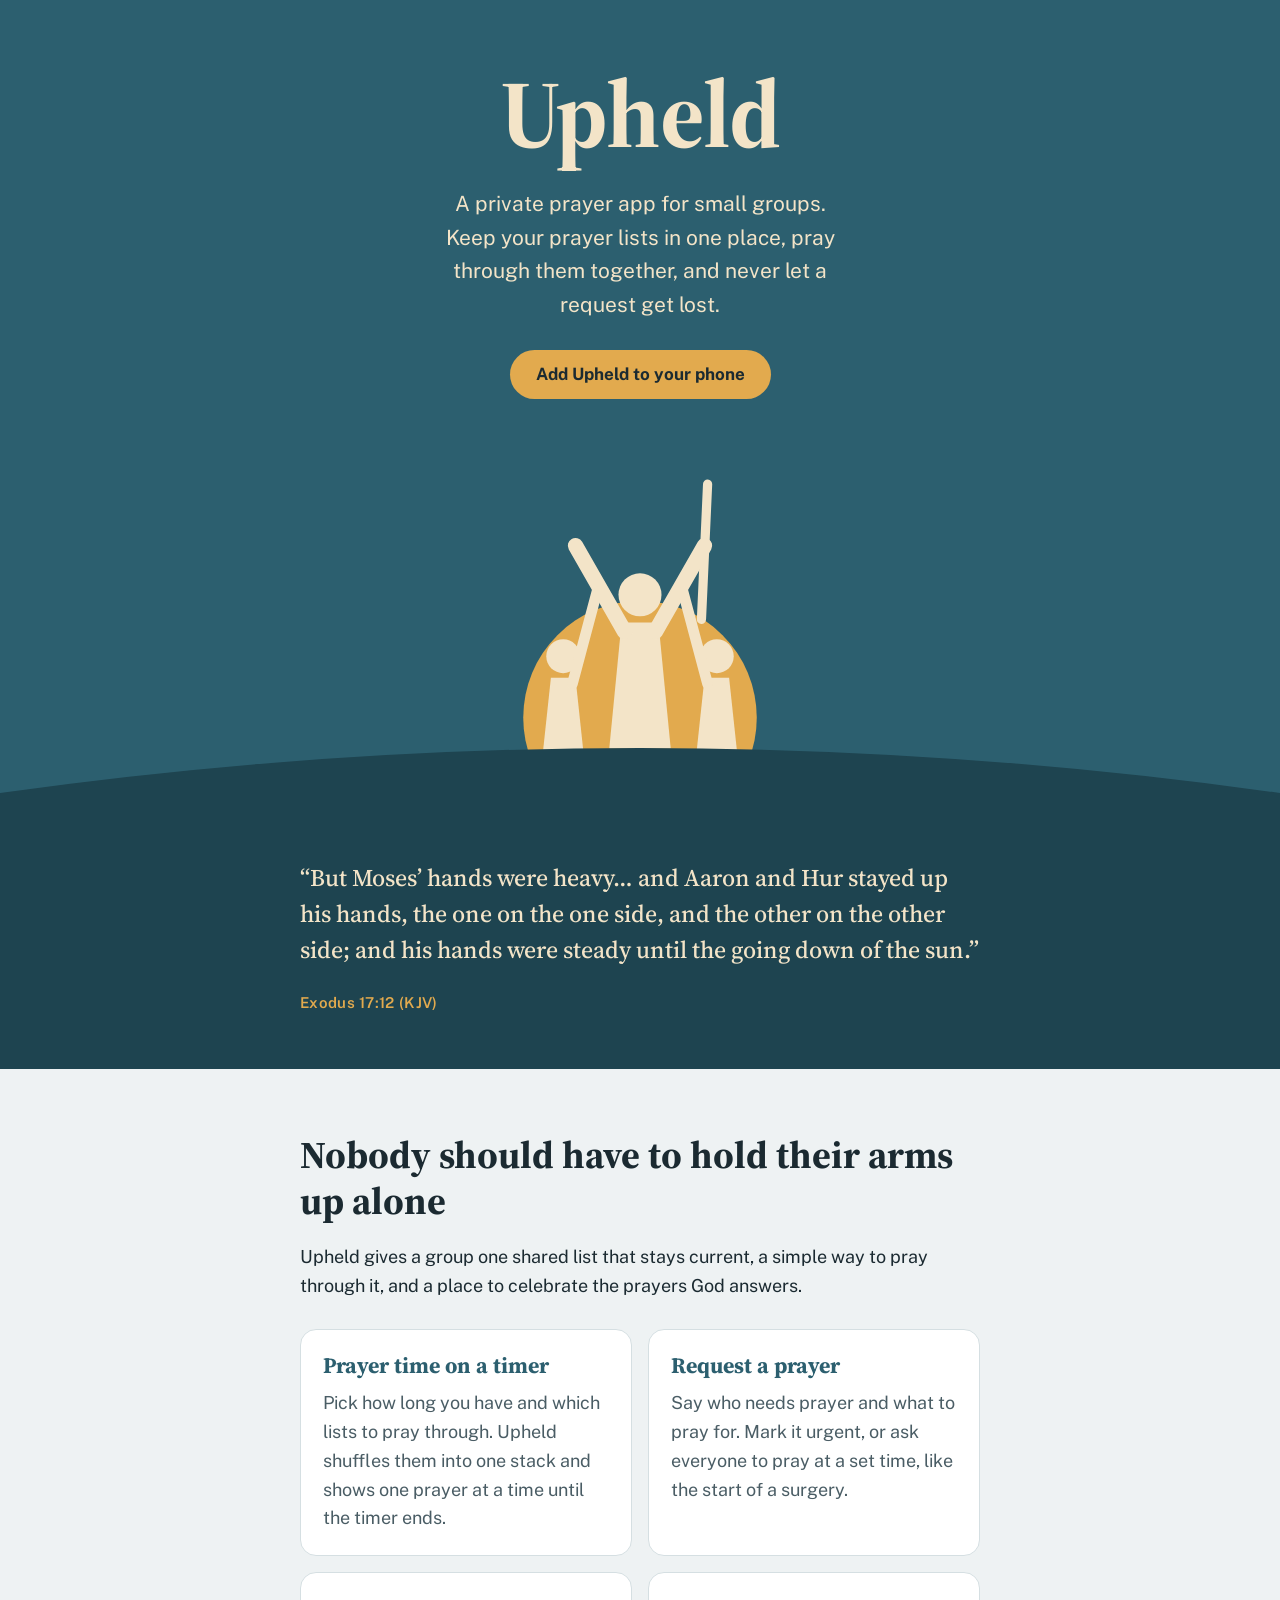
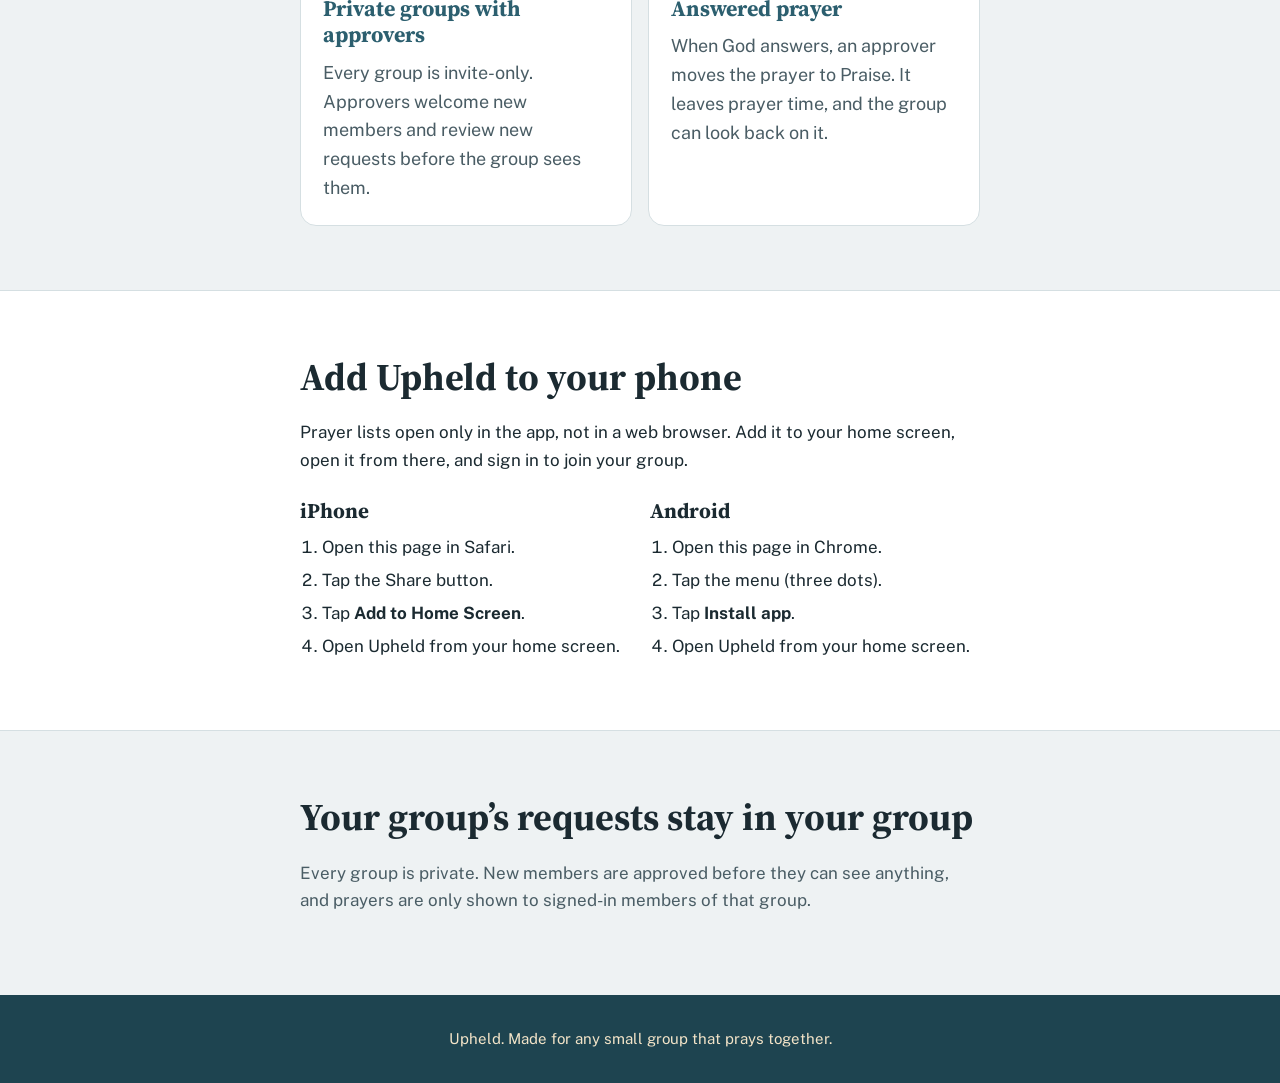
<file: index.html>
<!doctype html>
<html lang="en">
<head>
  <meta charset="utf-8">
  <script>
    // Home-screen launches go straight to the app. This is a product choice, not security.
    (function () {
      var standalone = (window.matchMedia && window.matchMedia('(display-mode: standalone)').matches) || window.navigator.standalone === true;
      if (standalone) location.replace('./app/');
    })();
  </script>
  <meta name="viewport" content="width=device-width, initial-scale=1, viewport-fit=cover">
  <title>Upheld</title>
  <meta name="description" content="A private prayer app for small groups. Keep your prayer lists in one place, pray through them together, and never let a request get lost.">
  <meta name="theme-color" content="#2C5F6F">
  <link rel="manifest" href="manifest.webmanifest">
  <link rel="icon" type="image/png" sizes="32x32" href="icons/favicon-32.png">
  <link rel="icon" type="image/svg+xml" href="icons/upheld-icon.svg">
  <link rel="apple-touch-icon" href="icons/apple-touch-icon.png">
  <meta name="apple-mobile-web-app-capable" content="yes">
  <meta name="mobile-web-app-capable" content="yes">
  <meta name="apple-mobile-web-app-title" content="Upheld">
  <meta name="apple-mobile-web-app-status-bar-style" content="black-translucent">
  <link rel="preconnect" href="https://fonts.googleapis.com">
  <link rel="preconnect" href="https://fonts.gstatic.com" crossorigin>
  <link href="https://fonts.googleapis.com/css2?family=Public+Sans:wght@400;600;700&family=Source+Serif+4:opsz,wght@8..60,500;8..60,600;8..60,700&display=swap" rel="stylesheet">
  <style>
    :root {
      --river: #2C5F6F;
      --deep: #1E4450;
      --sun: #E2AA4E;
      --cream: #F3E4C8;
      --ink: #1B2A31;
      --mist: #EEF2F3;

      --bg: var(--mist);
      --surface: #FFFFFF;
      --text: var(--ink);
      --muted: #4A5D65;
      --line: #D5DFE2;
      --accent: var(--river);

      --serif: "Source Serif 4", Georgia, "Times New Roman", serif;
      --sans: "Public Sans", system-ui, -apple-system, "Segoe UI", Roboto, sans-serif;
      --gutter: max(20px, env(safe-area-inset-left), env(safe-area-inset-right));
    }
    @media (prefers-color-scheme: dark) {
      :root {
        --bg: #12242B;
        --surface: #1A323B;
        --text: #E9EEF0;
        --muted: #A9BCC2;
        --line: #2A4852;
        --accent: var(--sun);
      }
    }

    * { box-sizing: border-box; }
    html { -webkit-text-size-adjust: 100%; scroll-behavior: smooth; }
    body {
      margin: 0;
      background: var(--bg);
      color: var(--text);
      font: 17px/1.6 var(--sans);
    }
    h1, h2, h3 { font-family: var(--serif); line-height: 1.2; margin: 0 0 .5em; }
    p { margin: 0 0 1em; }
    a { color: var(--accent); }
    :focus-visible { outline: 3px solid var(--sun); outline-offset: 3px; border-radius: 4px; }

    .wrap { max-width: 720px; margin: 0 auto; padding: 0 var(--gutter); }

    .btn {
      display: inline-block;
      background: var(--sun);
      color: var(--ink);
      font: 700 17px/1 var(--sans);
      text-decoration: none;
      padding: 16px 26px;
      border-radius: 999px;
      border: 0;
      cursor: pointer;
      min-height: 48px;
    }
    .btn:hover { filter: brightness(1.05); }

    /* 1. Hero */
    .hero {
      background: var(--river);
      color: var(--cream);
      text-align: center;
      padding-top: calc(56px + env(safe-area-inset-top));
      overflow: hidden;
    }
    .hero h1 { font-size: clamp(56px, 16vw, 96px); font-weight: 700; margin-bottom: 16px; letter-spacing: -.01em; }
    .hero .lede { font-size: clamp(18px, 4.6vw, 21px); max-width: 32ch; margin: 0 auto 28px; }
    .hero-art {
      --art-w: min(400px, 78vw);
      --hill-h: clamp(64px, 16vw, 150px);
      margin-top: 36px;
    }
    .hero-art .scene { display: block; width: var(--art-w); height: auto; margin: 0 auto; }
    .hero-art .hill {
      display: block;
      width: 100%;
      height: var(--hill-h);
      /* Pull the hill up so its crest meets the figures' feet (8 of 130 scene units above the scene's bottom edge). */
      margin-top: calc(-0.3 * var(--hill-h) - var(--art-w) * 0.0616);
      position: relative;
    }

    /* 2. Verse */
    .verse { background: var(--deep); color: var(--cream); padding: 8px 0 56px; margin-top: -1px; }
    .verse blockquote { margin: 0; font: 500 clamp(20px, 5vw, 24px)/1.5 var(--serif); }
    .verse cite { display: block; margin-top: 14px; font: 600 15px/1.4 var(--sans); font-style: normal; color: var(--sun); letter-spacing: .02em; }

    section.band { padding: 64px 0; }
    section.band h2 { font-size: clamp(28px, 7vw, 38px); }
    .story p { font-size: 18px; color: var(--text); }

    /* 4. Features */
    .features { display: grid; gap: 16px; margin-top: 28px; }
    @media (min-width: 640px) { .features { grid-template-columns: 1fr 1fr; } }
    .feature { background: var(--surface); border: 1px solid var(--line); border-radius: 16px; padding: 22px; }
    .feature h3 { font-size: 22px; color: var(--accent); }
    .feature p { margin: 0; color: var(--muted); }

    /* 5. Install */
    .install { background: var(--surface); border-top: 1px solid var(--line); border-bottom: 1px solid var(--line); }
    .steps { display: grid; gap: 20px; margin-top: 24px; }
    @media (min-width: 640px) { .steps { grid-template-columns: 1fr 1fr; } }
    .steps h3 { font-size: 21px; }
    .steps ol { margin: 0; padding-left: 1.3em; }
    .steps li { margin-bottom: 6px; }
    #install-btn { margin-top: 28px; }
    #install-btn[hidden] { display: none; }

    /* 6. Privacy */
    .privacy p { color: var(--muted); }

    /* 7. Footer */
    footer { background: var(--deep); color: var(--cream); text-align: center; padding: 32px 0 calc(32px + env(safe-area-inset-bottom)); font-size: 15px; }
    footer p { margin: 0; }

    @media (prefers-reduced-motion: reduce) {
      html { scroll-behavior: auto; }
      * { transition: none !important; animation: none !important; }
    }
  </style>
</head>
<body>
  <header class="hero">
    <div class="wrap">
      <h1>Upheld</h1>
      <p class="lede">A private prayer app for small groups. Keep your prayer lists in one place, pray through them together, and never let a request get lost.</p>
      <a class="btn" href="#install">Add Upheld to your phone</a>
    </div>
    <div class="hero-art" aria-hidden="true">
      <!-- The icon scene without its background; the full-width hill below blends into the verse band. -->
      <svg class="scene" viewBox="40 40 130 110" width="400" height="338" focusable="false">
        <circle cx="105" cy="132" r="38" fill="#E2AA4E"/>
        <g fill="#F3E4C8" stroke="#F3E4C8" stroke-linecap="round">
          <line x1="127" y1="56" x2="125" y2="100" stroke-width="3"/>
          <circle cx="105" cy="92" r="7" stroke="none"/>
          <path d="M99 101 H111 L115 142 H95 Z" stroke="none"/>
          <line x1="100" y1="104" x2="84" y2="76" stroke-width="5"/>
          <line x1="110" y1="104" x2="126" y2="76" stroke-width="5"/>
          <circle cx="80" cy="112" r="5.5" stroke="none"/>
          <path d="M76 119 H84 L87 147 H73 Z" stroke="none"/>
          <line x1="83" y1="121" x2="91" y2="91" stroke-width="3.5"/>
          <circle cx="130" cy="112" r="5.5" stroke="none"/>
          <path d="M126 119 H134 L137 147 H123 Z" stroke="none"/>
          <line x1="127" y1="121" x2="119" y2="91" stroke-width="3.5"/>
        </g>
      </svg>
      <svg class="hill" viewBox="0 0 100 100" preserveAspectRatio="none" focusable="false">
        <path d="M0 60 Q50 0 100 60 V100 H0 Z" fill="#1E4450"/>
      </svg>
    </div>
  </header>

  <main>
    <section class="verse">
      <div class="wrap">
        <blockquote>
          <p>“But Moses’ hands were heavy… and Aaron and Hur stayed up his hands, the one on the one side, and the other on the other side; and his hands were steady until the going down of the sun.”</p>
          <cite>Exodus 17:12 (KJV)</cite>
        </blockquote>
      </div>
    </section>

    <section class="band story">
      <div class="wrap">
        <h2>Nobody should have to hold their arms up alone</h2>
        <p>Upheld gives a group one shared list that stays current, a simple way to pray through it, and a place to celebrate the prayers God answers.</p>

        <div class="features">
          <div class="feature">
            <h3>Prayer time on a timer</h3>
            <p>Pick how long you have and which lists to pray through. Upheld shuffles them into one stack and shows one prayer at a time until the timer ends.</p>
          </div>
          <div class="feature">
            <h3>Request a prayer</h3>
            <p>Say who needs prayer and what to pray for. Mark it urgent, or ask everyone to pray at a set time, like the start of a surgery.</p>
          </div>
          <div class="feature">
            <h3>Private groups with approvers</h3>
            <p>Every group is invite-only. Approvers welcome new members and review new requests before the group sees them.</p>
          </div>
          <div class="feature">
            <h3>Answered prayer</h3>
            <p>When God answers, an approver moves the prayer to Praise. It leaves prayer time, and the group can look back on it.</p>
          </div>
        </div>
      </div>
    </section>

    <section class="band install" id="install">
      <div class="wrap">
        <h2>Add Upheld to your phone</h2>
        <p>Prayer lists open only in the app, not in a web browser. Add it to your home screen, open it from there, and sign in to join your group.</p>
        <div class="steps">
          <div>
            <h3>iPhone</h3>
            <ol>
              <li>Open this page in Safari.</li>
              <li>Tap the Share button.</li>
              <li>Tap <strong>Add to Home Screen</strong>.</li>
              <li>Open Upheld from your home screen.</li>
            </ol>
          </div>
          <div>
            <h3>Android</h3>
            <ol>
              <li>Open this page in Chrome.</li>
              <li>Tap the menu (three dots).</li>
              <li>Tap <strong>Install app</strong>.</li>
              <li>Open Upheld from your home screen.</li>
            </ol>
          </div>
        </div>
        <button class="btn" id="install-btn" type="button" hidden>Install Upheld</button>
      </div>
    </section>

    <section class="band privacy">
      <div class="wrap">
        <h2>Your group’s requests stay in your group</h2>
        <p>Every group is private. New members are approved before they can see anything, and prayers are only shown to signed-in members of that group.</p>
      </div>
    </section>
  </main>

  <footer>
    <div class="wrap">
      <p>Upheld. Made for any small group that prays together.</p>
    </div>
  </footer>

  <script>
    (function () {
      var deferred = null;
      var btn = document.getElementById('install-btn');
      window.addEventListener('beforeinstallprompt', function (e) {
        e.preventDefault();
        deferred = e;
        btn.hidden = false;
      });
      btn.addEventListener('click', function () {
        if (!deferred) return;
        deferred.prompt();
        deferred.userChoice.finally(function () {
          deferred = null;
          btn.hidden = true;
        });
      });
      window.addEventListener('appinstalled', function () { btn.hidden = true; });

      if ('serviceWorker' in navigator) {
        window.addEventListener('load', function () {
          navigator.serviceWorker.register('sw.js').catch(function () {});
        });
      }
    })();
  </script>
</body>
</html>
</file>
